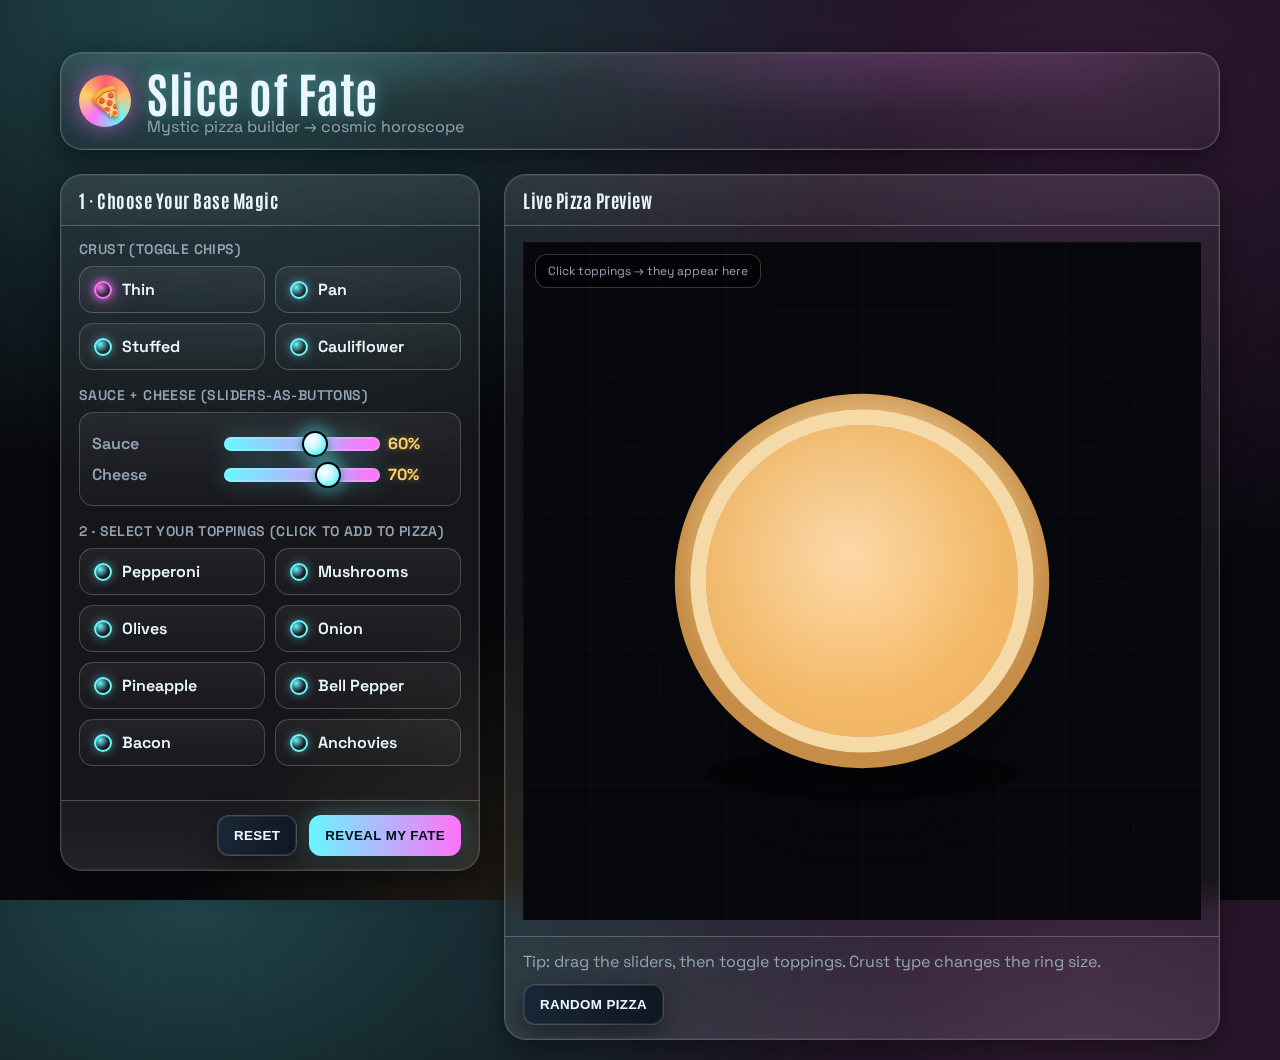
<file: index.html>
<!DOCTYPE html>
<html lang="en">
<head>
  <meta charset="utf-8" />
  <title>Slice of Fate — Build Your Pizza</title>
  <meta name="viewport" content="width=device-width,initial-scale=1" />
  <!-- Fonts -->
  <link href="https://fonts.googleapis.com/css2?family=Antonio:wght@400;700&family=Space+Grotesk:wght@400;600;700&display=swap" rel="stylesheet">
  <style>
    /* ====== INSANE AESTHETIC: neon mystic pizza parlor x tarot ====== */
    :root{
      --bg:#07070c;
      --ink:#e9f7ff;
      --muted:#93a4b5;
      --neon1:#69f7ff;
      --neon2:#ff71f8;
      --neon3:#ffd166;
      --edge:rgba(255,255,255,.2);
      --glass:rgba(255,255,255,.06);
      --blur:14px;
      --radius:22px;
      --shadow:0 10px 30px rgba(0,0,0,.45), inset 0 0 0 1px rgba(255,255,255,.08);
      --glow:0 0 24px var(--neon1), 0 0 48px var(--neon2);
      --accent:#111925;
    }
    *{box-sizing:border-box}
    html,body{height:100%}
    body{
      margin:0;
      background:
        radial-gradient(1200px 800px at 15% 0%, rgba(105,247,255,.25), transparent 60%),
        radial-gradient(1200px 900px at 85% 10%, rgba(255,113,248,.18), transparent 55%),
        radial-gradient(900px 900px at 50% 120%, rgba(255,209,102,.18), transparent 55%),
        var(--bg);
      font-family: "Space Grotesk", system-ui, sans-serif;
      color: var(--ink);
      overflow-x:hidden;
    }
    .wrap{
      max-width:1200px;
      margin: clamp(16px, 2.5vw, 40px) auto;
      padding: 20px;
      display:grid;
      grid-template-columns: 420px 1fr;
      gap: 24px;
      align-items:start;
    }
    @media (max-width: 980px){
      .wrap{grid-template-columns: 1fr}
    }

    .brand{
      grid-column: 1/-1;
      display:flex;align-items:center;gap:16px;
      padding: 14px 18px;
      border-radius: var(--radius);
      background: linear-gradient(180deg, rgba(255,255,255,.08), rgba(255,255,255,.03));
      backdrop-filter: blur(var(--blur));
      box-shadow: var(--shadow);
      border: 1px solid var(--edge);
      position:relative;
      overflow:hidden;
    }
    .brand:before{
      content:"";
      position:absolute;inset:-2px;
      background:
        radial-gradient(600px 100px at 20% -10%, rgba(105,247,255,.18), transparent 60%),
        radial-gradient(600px 160px at 70% -30%, rgba(255,113,248,.2), transparent 60%);
      pointer-events:none;
      mix-blend-mode:screen;
    }
    .logo{
      width:52px;height:52px;border-radius:50%;
      background:
        conic-gradient(from 0deg,#ff5f6d,#ffc371,#69f7ff,#ff71f8,#ffd166,#ff5f6d);
      box-shadow: 0 0 24px rgba(255,113,248,.6);
      position:relative;
      isolation:isolate;
    }
    .logo:after{
      content:"🍕";
      position:absolute;inset:0;display:grid;place-items:center;
      font-size: 28px; filter: drop-shadow(0 2px 2px rgba(0,0,0,.45));
    }
    .titles{line-height:1}
    .titles h1{
      margin:0;font:700 clamp(28px,4vw,48px)/1.05 "Antonio",sans-serif;
      letter-spacing:.5px;
      text-shadow: 0 0 16px rgba(105,247,255,.4);
    }
    .titles p{margin:2px 0 0;color:var(--muted)}

    .panel{
      background: var(--glass);
      border: 1px solid var(--edge);
      border-radius: var(--radius);
      box-shadow: var(--shadow);
      backdrop-filter: blur(var(--blur));
      position:relative;
      overflow:hidden;
    }
    .panel .hd{
      display:flex;align-items:center;justify-content:space-between;
      padding: 16px 18px;border-bottom:1px solid var(--edge);
      background: linear-gradient(180deg, rgba(255,255,255,.06), rgba(255,255,255,.02));
    }
    .panel .hd h2{margin:0;font:700 18px/1 "Antonio",sans-serif;letter-spacing:.5px}
    .panel .bd{padding: 16px 18px}

    /* ===== Controls (sliders as “buttons”) ===== */
    .section{margin-bottom:18px}
    .section h3{
      margin:0 0 10px;
      font:600 14px/1 "Space Grotesk",sans-serif;
      color: var(--muted);
      letter-spacing:.4px;text-transform:uppercase;
    }

    .choices{
      display:grid;
      grid-template-columns: repeat(2, minmax(0,1fr));
      gap:10px;
    }
    .chip{
      position:relative;
      border-radius: 14px;
      padding: 12px 14px;
      background: linear-gradient(180deg, rgba(255,255,255,.06), rgba(255,255,255,.02));
      border:1px solid var(--edge);
      cursor:pointer;user-select:none;
      display:flex;align-items:center;gap:10px;
      transition:.18s ease;
    }
    .chip:hover{transform: translateY(-1px); box-shadow: 0 8px 24px rgba(0,0,0,.35)}
    .chip input{appearance:none;position:absolute;inset:0;opacity:0}
    .dot{
      width:18px;height:18px;border-radius:50%;
      border:2px solid var(--neon1);
      box-shadow: 0 0 10px rgba(105,247,255,.5);
      background: radial-gradient(circle at 30% 30%, var(--neon1), transparent 60%);
      transition:.2s ease;
      flex:0 0 auto;
    }
    .chip input:checked + .dot{
      border-color: var(--neon2);
      background: radial-gradient(circle at 30% 30%, var(--neon2), transparent 60%);
      box-shadow: 0 0 10px var(--neon2), 0 0 28px rgba(255,113,248,.5);
    }
    .chip span{font-weight:600}

    /* Sliders styled as tactile “buttons” */
    .sliderwrap{
      background: linear-gradient(180deg, rgba(255,255,255,.06), rgba(255,255,255,.02));
      border:1px solid var(--edge); border-radius: 14px; padding:10px 12px;
    }
    .sliderrow{display:grid;grid-template-columns: 120px 1fr 60px;gap:10px;align-items:center;margin:10px 0}
    .sliderrow label{color:var(--muted);font-weight:600}
    input[type=range]{
      -webkit-appearance:none; appearance:none;width:100%;height:14px;
      background:linear-gradient(90deg, var(--neon1), var(--neon2)); border-radius:99px;
      outline:none; box-shadow: inset 0 0 0 2px rgba(255,255,255,.18), 0 0 24px rgba(105,247,255,.25);
    }
    input[type=range]::-webkit-slider-thumb{
      -webkit-appearance:none; appearance:none;width:26px;height:26px;border-radius:50%;
      background: radial-gradient(circle at 35% 35%, #fff, #c9f7ff 40%, #69f7ff 70%);
      border: 2px solid #000; box-shadow: 0 2px 10px rgba(0,0,0,.45), 0 0 18px var(--neon1);
      cursor:grab;
    }
    .val{
      font-weight:700;color:var(--neon3);text-shadow:0 0 8px rgba(255,209,102,.4)
    }

    /* ===== Pizza Canvas ===== */
    .stage{
      aspect-ratio: 1 / 1;
      width:100%;
      display:grid;place-items:center;
      background: radial-gradient(60% 60% at 50% 50%, #0b0f1a, #07070c 70%);
      position:relative;
    }
    .pizza{
      width:min(90%,520px);
      filter: drop-shadow(0 30px 60px rgba(0,0,0,.55));
    }
    /* tooltip label */
    .legend{
      position:absolute;top:12px;left:12px;
      background: rgba(0,0,0,.45);border:1px solid var(--edge);
      padding:8px 12px;border-radius: 12px;backdrop-filter: blur(8px);
      font-size:12px;color:var(--muted)
    }

    /* CTA footer */
    .footer{
      display:flex;gap:12px;flex-wrap:wrap;justify-content:flex-end;
      padding: 14px 18px;border-top:1px solid var(--edge);
      background: linear-gradient(180deg, rgba(255,255,255,.02), rgba(255,255,255,.06));
    }
    .btn{
      appearance:none;border:none;cursor:pointer;
      padding:12px 16px;border-radius:12px;font-weight:800;
      letter-spacing:.4px;text-transform:uppercase;
      color:#001018;background: linear-gradient(90deg, var(--neon1), var(--neon2));
      box-shadow: 0 6px 16px rgba(0,0,0,.5), 0 0 20px rgba(105,247,255,.35);
      transition: transform .15s ease, box-shadow .2s ease;
    }
    .btn:hover{transform: translateY(-1px); box-shadow: 0 10px 24px rgba(0,0,0,.55), 0 0 28px rgba(255,113,248,.4)}
    .btn.secondary{
      background: linear-gradient(90deg, #1a2636, #0f1722);
      color:var(--ink); border:1px solid var(--edge);
      box-shadow: var(--shadow);
    }

    /* mini helper grid on toppings */
    .gridhint{position:absolute;inset:0;opacity:.05;pointer-events:none}
  </style>
</head>
<body>
  <div class="wrap">
    <!-- Brand Header -->
    <header class="brand">
      <div class="logo"></div>
      <div class="titles">
        <h1>Slice of Fate</h1>
        <p>Mystic pizza builder → cosmic horoscope</p>
      </div>
    </header>

    <!-- Controls Panel -->
    <section class="panel">
      <div class="hd"><h2>1 · Choose Your Base Magic</h2></div>
      <div class="bd">
        <div class="section">
          <h3>Crust (toggle chips)</h3>
          <div class="choices" id="crustChoices">
            <label class="chip">
              <input type="radio" name="crust" value="thin" checked>
              <span class="dot"></span><span>Thin</span>
            </label>
            <label class="chip">
              <input type="radio" name="crust" value="pan">
              <span class="dot"></span><span>Pan</span>
            </label>
            <label class="chip">
              <input type="radio" name="crust" value="stuffed">
              <span class="dot"></span><span>Stuffed</span>
            </label>
            <label class="chip">
              <input type="radio" name="crust" value="cauli">
              <span class="dot"></span><span>Cauliflower</span>
            </label>
          </div>
        </div>

        <div class="section">
          <h3>Sauce + Cheese (sliders-as-buttons)</h3>
          <div class="sliderwrap">
            <div class="sliderrow">
              <label for="sauce">Sauce</label>
              <input id="sauce" type="range" min="0" max="100" value="60">
              <div class="val" id="sauceVal">60%</div>
            </div>
            <div class="sliderrow">
              <label for="cheese">Cheese</label>
              <input id="cheese" type="range" min="0" max="100" value="70">
              <div class="val" id="cheeseVal">70%</div>
            </div>
          </div>
        </div>

        <div class="section">
          <h3>2 · Select Your Toppings (click to add to pizza)</h3>
          <div class="choices" id="toppingChoices">
            <label class="chip">
              <input type="checkbox" value="pepperoni">
              <span class="dot"></span><span>Pepperoni</span>
            </label>
            <label class="chip">
              <input type="checkbox" value="mushroom">
              <span class="dot"></span><span>Mushrooms</span>
            </label>
            <label class="chip">
              <input type="checkbox" value="olive">
              <span class="dot"></span><span>Olives</span>
            </label>
            <label class="chip">
              <input type="checkbox" value="onion">
              <span class="dot"></span><span>Onion</span>
            </label>
            <label class="chip">
              <input type="checkbox" value="pineapple">
              <span class="dot"></span><span>Pineapple</span>
            </label>
            <label class="chip">
              <input type="checkbox" value="pepper">
              <span class="dot"></span><span>Bell Pepper</span>
            </label>
            <label class="chip">
              <input type="checkbox" value="bacon">
              <span class="dot"></span><span>Bacon</span>
            </label>
            <label class="chip">
              <input type="checkbox" value="anchovy">
              <span class="dot"></span><span>Anchovies</span>
            </label>
          </div>
        </div>
      </div>
      <div class="footer">
        <button class="btn secondary" id="reset">Reset</button>
        <button class="btn" id="toHoroscope">Reveal My Fate</button>
      </div>
    </section>

    <!-- Pizza Canvas Panel -->
    <section class="panel">
      <div class="hd"><h2>Live Pizza Preview</h2></div>
      <div class="bd">
        <div class="stage">
          <div class="legend">Click toppings → they appear here</div>

          <!-- Optional faint grid overlay to look technical -->
          <svg class="gridhint" viewBox="0 0 100 100" preserveAspectRatio="none" aria-hidden="true">
            <defs><pattern id="grid" width="10" height="10" patternUnits="userSpaceOnUse">
              <path d="M10 0H0V10" fill="none" stroke="#fff" stroke-opacity=".6" stroke-width=".3"/>
            </pattern></defs>
            <rect width="100" height="100" fill="url(#grid)"></rect>
          </svg>

          <!-- SVG PIZZA -->
          <svg class="pizza" viewBox="0 0 1000 1000">
            <!-- Shadow -->
            <ellipse cx="500" cy="870" rx="300" ry="50" fill="rgba(0,0,0,.35)"/>
            <!-- Crust -->
            <defs>
              <radialGradient id="dough" cx="50%" cy="45%">
                <stop offset="0%" stop-color="#ffefc7"/>
                <stop offset="60%" stop-color="#f7d79a"/>
                <stop offset="100%" stop-color="#c58d48"/>
              </radialGradient>
              <radialGradient id="cheeseGrad" cx="45%" cy="40%">
                <stop offset="0%" stop-color="#fff6ba"/>
                <stop offset="100%" stop-color="#ffd166"/>
              </radialGradient>
              <radialGradient id="sauceGrad" cx="50%" cy="50%">
                <stop offset="0%" stop-color="#ff6b6b"/>
                <stop offset="100%" stop-color="#b33939"/>
              </radialGradient>
            </defs>

            <!-- Outer crust width changes with crust type by JS radius -->
            <circle id="doughOuter" cx="500" cy="500" r="360" fill="url(#dough)"/>
            <circle id="doughInner" cx="500" cy="500" r="320" fill="#f5d9a7"/>

            <!-- Sauce + Cheese (alpha tied to sliders) -->
            <circle id="sauceLayer" cx="500" cy="500" r="300" fill="url(#sauceGrad)" opacity=".6"/>
            <circle id="cheeseLayer" cx="500" cy="500" r="300" fill="url(#cheeseGrad)" opacity=".8"/>

            <!-- Toppings groups (visibility toggled) -->
            <!-- Pepperoni -->
            <g id="top-pepperoni" visibility="hidden">
              <defs>
                <radialGradient id="pepperoniGrad" cx="50%" cy="50%">
                  <stop offset="0%" stop-color="#ff7b7b"/>
                  <stop offset="100%" stop-color="#a11"/>
                </radialGradient>
              </defs>
              <!-- 12 discs, scattered -->
              <circle cx="500" cy="360" r="36" fill="url(#pepperoniGrad)"/>
              <circle cx="620" cy="460" r="34" fill="url(#pepperoniGrad)"/>
              <circle cx="400" cy="470" r="32" fill="url(#pepperoniGrad)"/>
              <circle cx="560" cy="340" r="28" fill="url(#pepperoniGrad)"/>
              <circle cx="450" cy="620" r="30" fill="url(#pepperoniGrad)"/>
              <circle cx="550" cy="620" r="27" fill="url(#pepperoniGrad)"/>
              <circle cx="370" cy="560" r="29" fill="url(#pepperoniGrad)"/>
              <circle cx="640" cy="560" r="31" fill="url(#pepperoniGrad)"/>
              <circle cx="500" cy="540" r="32" fill="url(#pepperoniGrad)"/>
              <circle cx="720" cy="480" r="26" fill="url(#pepperoniGrad)"/>
              <circle cx="300" cy="480" r="26" fill="url(#pepperoniGrad)"/>
              <circle cx="520" cy="420" r="30" fill="url(#pepperoniGrad)"/>
            </g>

            <!-- Mushrooms -->
            <g id="top-mushroom" visibility="hidden" fill="#c8b89b" stroke="#7c6b52" stroke-width="4">
              <path d="M320 500 q40-80 120-60 q80-10 120 60 q-60 0 -120 0 q-60 0 -120 0 z"/>
              <rect x="430" y="500" width="20" height="40" rx="6"/>
              <path d="M560 380 q40-80 120-60 q80-10 120 60 q-60 0 -120 0 q-60 0 -120 0 z"/>
              <rect x="670" y="380" width="20" height="40" rx="6"/>
              <path d="M420 620 q40-80 120-60 q80-10 120 60 q-60 0 -120 0 q-60 0 -120 0 z"/>
              <rect x="530" y="620" width="20" height="40" rx="6"/>
            </g>

            <!-- Olives -->
            <g id="top-olive" visibility="hidden" fill="none" stroke="#0b0" stroke-width="10">
              <circle cx="420" cy="420" r="16" stroke="#0a3"/>
              <circle cx="600" cy="520" r="14" stroke="#0a3"/>
              <circle cx="520" cy="580" r="12" stroke="#0a3"/>
              <circle cx="360" cy="560" r="14" stroke="#0a3"/>
              <circle cx="680" cy="460" r="16" stroke="#0a3"/>
              <circle cx="470" cy="450" r="12" stroke="#0a3"/>
            </g>

            <!-- Onion rings -->
            <g id="top-onion" visibility="hidden" fill="none" stroke="#d8a6ff" stroke-width="8" opacity=".9">
              <circle cx="460" cy="430" r="18"/>
              <circle cx="540" cy="430" r="12"/>
              <circle cx="580" cy="520" r="20"/>
              <circle cx="420" cy="550" r="16"/>
              <circle cx="640" cy="500" r="12"/>
            </g>

            <!-- Pineapple chunks -->
            <g id="top-pineapple" visibility="hidden" fill="#ffe27a" stroke="#b38b00" stroke-width="6">
              <polygon points="520,360 550,370 540,400 510,390"/>
              <polygon points="600,450 630,460 620,490 590,480"/>
              <polygon points="420,500 450,510 440,540 410,530"/>
              <polygon points="540,600 570,610 560,640 530,630"/>
              <polygon points="380,440 410,450 400,480 370,470"/>
            </g>

            <!-- Bell peppers strips -->
            <g id="top-pepper" visibility="hidden" fill="none" stroke="#5aff46" stroke-width="10" stroke-linecap="round">
              <path d="M420 390 q30 10 60 0"/>
              <path d="M470 520 q40 -10 80 6"/>
              <path d="M560 470 q30 16 60 8"/>
              <path d="M380 540 q50 14 90 0"/>
              <path d="M610 560 q30 -8 70 2"/>
            </g>

            <!-- Bacon bits -->
            <g id="top-bacon" visibility="hidden" stroke="#7b2b1a" stroke-width="12">
              <path d="M430 420 q10 10 30 0" />
              <path d="M520 380 q16 8 36 2" />
              <path d="M600 520 q22 10 40 -4" />
              <path d="M470 600 q22 -6 42 -10" />
              <path d="M360 520 q16 6 32 2" />
              <path d="M650 450 q18 8 34 -2" />
            </g>

            <!-- Anchovies -->
            <g id="top-anchovy" visibility="hidden" fill="#7995b9" stroke="#31455f" stroke-width="3" opacity=".95">
              <ellipse cx="470" cy="470" rx="36" ry="12"/>
              <ellipse cx="560" cy="420" rx="36" ry="12"/>
              <ellipse cx="600" cy="560" rx="36" ry="12"/>
              <ellipse cx="420" cy="560" rx="36" ry="12"/>
            </g>
          </svg>
        </div>
      </div>
      <div class="footer" style="justify-content:space-between">
        <div style="color:var(--muted)">Tip: drag the sliders, then toggle toppings. Crust type changes the ring size.</div>
        <div>
          <button class="btn secondary" id="randomize">Random Pizza</button>
        </div>
      </div>
    </section>
  </div>

  <script>
    // ====== STATE ======
    const state = {
      crust: 'thin',
      sauce: 60,
      cheese: 70,
      toppings: new Set()
    };

    // ====== DOM ======
    const sauce = document.getElementById('sauce');
    const cheese = document.getElementById('cheese');
    const sauceVal = document.getElementById('sauceVal');
    const cheeseVal = document.getElementById('cheeseVal');

    const groups = {
      pepperoni: document.getElementById('top-pepperoni'),
      mushroom: document.getElementById('top-mushroom'),
      olive: document.getElementById('top-olive'),
      onion: document.getElementById('top-onion'),
      pineapple: document.getElementById('top-pineapple'),
      pepper: document.getElementById('top-pepper'),
      bacon: document.getElementById('top-bacon'),
      anchovy: document.getElementById('top-anchovy'),
    };

    const doughOuter = document.getElementById('doughOuter');
    const doughInner = document.getElementById('doughInner');
    const sauceLayer = document.getElementById('sauceLayer');
    const cheeseLayer = document.getElementById('cheeseLayer');

    // ====== HELPERS ======
    function setOpacity(el, pct){
      const v = Math.max(0, Math.min(1, pct/100));
      el.setAttribute('opacity', String(v));
    }
    function setCrust(type){
      state.crust = type;
      // Adjust crust ring thickness by varying inner radius
      // Outer stays 360, inner is 320 by default (40px ring)
      // Thin: inner 330 (30px ring), Pan: 315 (45px), Stuffed: 300 (60px), Cauli: 325
      const map = { thin:330, pan:315, stuffed:300, cauli:325 };
      const rInner = map[type] ?? 320;
      doughInner.setAttribute('r', rInner);
    }
    function toggleTopping(key, on){
      if(on) state.toppings.add(key); else state.toppings.delete(key);
      groups[key].setAttribute('visibility', on ? 'visible' : 'hidden');
    }
    function syncSliders(){
      sauceVal.textContent = sauce.value + '%';
      cheeseVal.textContent = cheese.value + '%';
      setOpacity(sauceLayer, +sauce.value);
      setOpacity(cheeseLayer, +cheese.value);
    }
    function getSelections(){
      return {
        crust: state.crust,
        sauce: state.sauce,
        cheese: state.cheese,
        toppings: Array.from(state.toppings)
      };
    }
    function toFortune(){
      const s = getSelections();
      // Build query to the long-form horoscope page
      const q = new URLSearchParams();
      q.set('crust', s.crust);
      q.set('sauce', s.sauce);
      q.set('cheese', s.cheese);
      s.toppings.forEach(t => q.append('t', t));
      window.location.href = 'fortune.html?' + q.toString();
    }
    function resetAll(){
      document.querySelector('input[name="crust"][value="thin"]').checked = true;
      setCrust('thin');
      sauce.value = 60; cheese.value = 70;
      syncSliders();
      Object.keys(groups).forEach(k=>{
        const cb = document.querySelector(`#toppingChoices input[value="${k}"]`);
        cb.checked = false;
        toggleTopping(k, false);
      });
      state.toppings.clear();
    }
    function randomize(){
      // Random crust
      const crusts = ['thin','pan','stuffed','cauli'];
      const c = crusts[Math.floor(Math.random()*crusts.length)];
      document.querySelector(`input[name="crust"][value="${c}"]`).checked = true;
      setCrust(c);

      // Random sliders
      sauce.value = Math.floor(20 + Math.random()*80);
      cheese.value = Math.floor(20 + Math.random()*80);
      syncSliders();

      // Random toppings selection (2-6)
      const keys = Object.keys(groups);
      keys.forEach(k=>{
        const cb = document.querySelector(`#toppingChoices input[value="${k}"]`);
        const on = Math.random() < 0.5;
        cb.checked = on;
        toggleTopping(k, on);
      });
    }

    // ====== WIRE EVENTS ======
    document.getElementById('crustChoices').addEventListener('change', (e)=>{
      const { name, value } = e.target;
      if(name === 'crust'){ setCrust(value); }
    });

    sauce.addEventListener('input', ()=>{ state.sauce = +sauce.value; syncSliders(); });
    cheese.addEventListener('input', ()=>{ state.cheese = +cheese.value; syncSliders(); });

    document.getElementById('toppingChoices').addEventListener('change', (e)=>{
      if(e.target && e.target.type === 'checkbox'){
        toggleTopping(e.target.value, e.target.checked);
      }
    });

    document.getElementById('toHoroscope').addEventListener('click', toFortune);
    document.getElementById('reset').addEventListener('click', resetAll);
    document.getElementById('randomize').addEventListener('click', randomize);

    // init
    setCrust('thin'); syncSliders();
  </script>
</body>
</html>
</file>
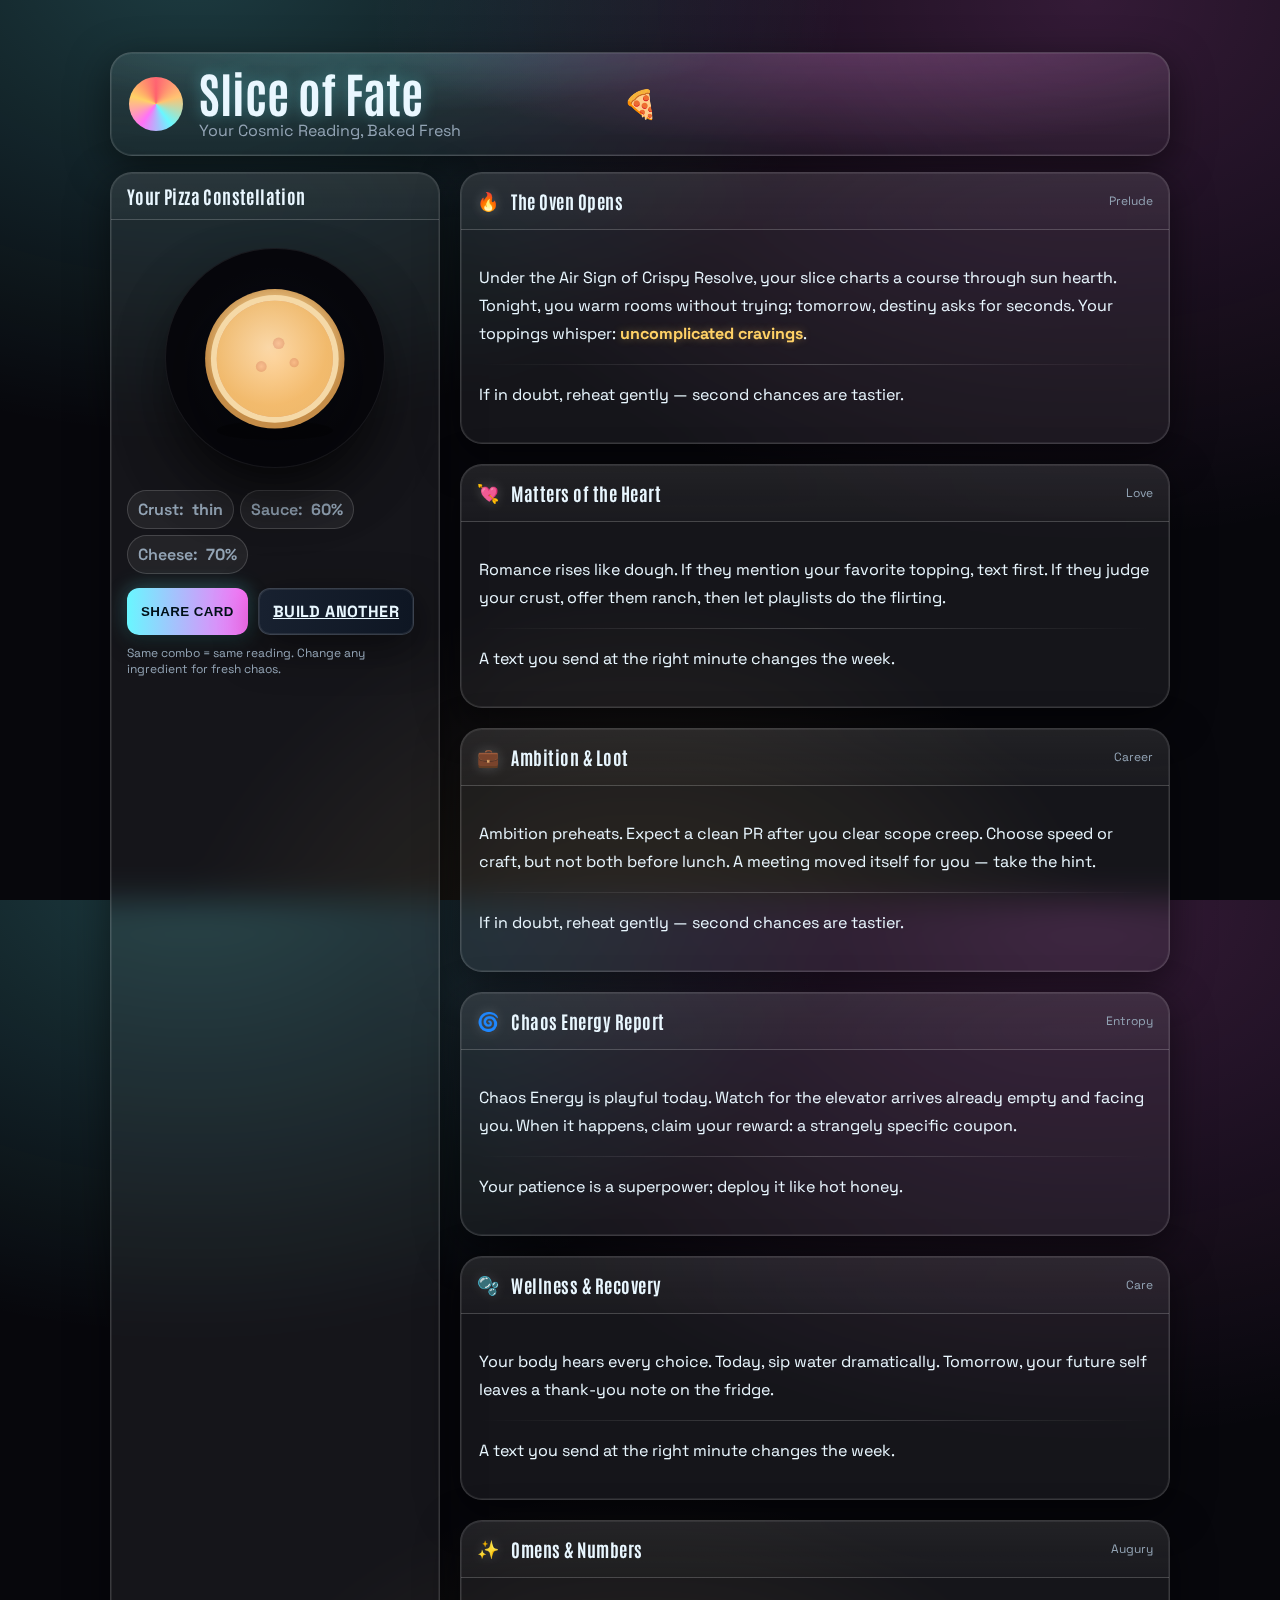
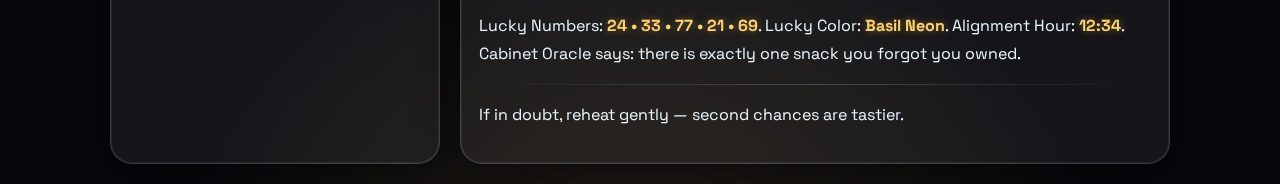
<file: fortune.html>
<!DOCTYPE html>
<html lang="en">
<head>
  <meta charset="utf-8" />
  <title>Slice of Fate — Your Cosmic Reading</title>
  <meta name="viewport" content="width=device-width,initial-scale=1" />
  <link href="https://fonts.googleapis.com/css2?family=Antonio:wght@400;700&family=Space+Grotesk:wght@400;600;700&display=swap" rel="stylesheet">
  <style>
    :root{
      --bg:#07070c; --ink:#e9f7ff; --muted:#93a4b5;
      --neon1:#69f7ff; --neon2:#ff71f8; --neon3:#ffd166;
      --edge:rgba(255,255,255,.16); --glass:rgba(255,255,255,.06);
      --blur:16px; --radius:22px;
      --shadow:0 12px 40px rgba(0,0,0,.5), inset 0 0 0 1px rgba(255,255,255,.08);
    }
    *{box-sizing:border-box}
    html,body{height:100%}
    body{
      margin:0;color:var(--ink);
      font-family:"Space Grotesk",system-ui,sans-serif;
      background:
        radial-gradient(1100px 800px at 15% -5%, rgba(105,247,255,.22), transparent 60%),
        radial-gradient(1200px 900px at 85% 0%, rgba(255,113,248,.18), transparent 60%),
        radial-gradient(900px 900px at 50% 120%, rgba(255,209,102,.14), transparent 55%),
        var(--bg);
    }
    .wrap{max-width:1100px;margin: clamp(14px,2.5vw,40px) auto; padding: 20px;}
    .brand{
      display:flex;align-items:center;gap:16px;margin-bottom:16px;
      background:linear-gradient(180deg,rgba(255,255,255,.08),rgba(255,255,255,.03));
      border:1px solid var(--edge); border-radius:var(--radius);
      padding:14px 18px; backdrop-filter: blur(var(--blur)); box-shadow:var(--shadow); position:relative;overflow:hidden;
    }
    .brand:before{
      content:""; position:absolute; inset:-2px;
      background: radial-gradient(600px 120px at 25% -10%, rgba(105,247,255,.18), transparent 60%),
                  radial-gradient(800px 200px at 70% -20%, rgba(255,113,248,.22), transparent 60%);
      mix-blend-mode:screen; pointer-events:none;
    }
    .logo{width:54px;height:54px;border-radius:50%;
      background:conic-gradient(from 0deg,#ff5f6d,#ffc371,#69f7ff,#ff71f8,#ffd166,#ff5f6d);}
    .logo::after{content:"🍕";display:grid;place-items:center;inset:0;position:absolute;font-size:28px}
    .titles h1{margin:0;font:700 clamp(28px,4vw,48px)/1.05 "Antonio",sans-serif;text-shadow:0 0 16px rgba(105,247,255,.35)}
    .titles p{margin:3px 0 0;color:var(--muted)}

    .grid{display:grid;grid-template-columns: 330px 1fr; gap:20px}
    @media(max-width:980px){.grid{grid-template-columns:1fr}}

    /* Summary card */
    .card{
      background:var(--glass); border:1px solid var(--edge); border-radius:var(--radius);
      box-shadow:var(--shadow); backdrop-filter: blur(var(--blur)); overflow:hidden; position:relative;
    }
    .card .hd{padding:14px 16px;border-bottom:1px solid var(--edge);
      background:linear-gradient(180deg,rgba(255,255,255,.06),rgba(255,255,255,.02))}
    .card .hd h2{margin:0;font:700 18px/1 "Antonio",sans-serif;letter-spacing:.4px}
    .card .bd{padding:16px}

    .pizzaBadge{
      display:grid; place-items:center;
      margin:12px auto 16px; width:220px; aspect-ratio:1/1;
      border-radius:50%; background: radial-gradient(60% 60% at 50% 50%, #0b0f1a, #07070c 70%);
      box-shadow:0 30px 50px rgba(0,0,0,.5), inset 0 0 0 1px rgba(255,255,255,.08);
      position:relative;
    }
    .pizzaBadge svg{width:88%; filter: drop-shadow(0 20px 40px rgba(0,0,0,.6))}
    .pill{
      display:inline-flex; align-items:center; gap:8px; padding:8px 10px;
      border:1px solid var(--edge); border-radius:999px; background:rgba(255,255,255,.06);
      margin:6px 6px 0 0; font-weight:600; color:var(--muted)
    }

    /* Reading sections */
    .reading{display:grid; gap:20px}
    .section{
      background:var(--glass); border:1px solid var(--edge); border-radius:var(--radius);
      box-shadow:var(--shadow); backdrop-filter: blur(var(--blur));
      overflow:hidden; position:relative;
    }
    .section .head{
      display:flex;gap:12px;align-items:center; padding:16px;border-bottom:1px solid var(--edge);
      background:linear-gradient(180deg,rgba(255,255,255,.06),rgba(255,255,255,.02))
    }
    .section .head h3{margin:0;font:700 18px "Antonio",sans-serif; letter-spacing:.5px}
    .tag{font-size:12px;color:var(--muted); margin-left:auto}
    .section .body{padding:18px; line-height:1.75}
    .highlight{color:var(--neon3); text-shadow:0 0 8px rgba(255,209,102,.4); font-weight:700}
    .glyph{font-size:18px;filter: drop-shadow(0 0 6px rgba(255,255,255,.2))}

    .toolbar{display:flex;gap:10px;flex-wrap:wrap;margin-top:14px}
    .btn{
      appearance:none;border:none;cursor:pointer;
      padding:12px 14px;border-radius:12px;font-weight:800; letter-spacing:.4px; text-transform:uppercase;
      color:#001018; background:linear-gradient(90deg,var(--neon1),var(--neon2));
      box-shadow:0 8px 20px rgba(0,0,0,.5), 0 0 20px rgba(105,247,255,.35);
      transition: transform .15s ease, box-shadow .2s ease;
    }
    .btn:hover{transform:translateY(-1px)}
    .btn.ghost{
      background:linear-gradient(90deg,#182130,#0e1623); color:var(--ink);
      border:1px solid var(--edge); box-shadow:var(--shadow)
    }
    .footerNote{color:var(--muted); margin-top:10px; font-size:12px}

    .sep{
      height:1px; background:linear-gradient(90deg, transparent, rgba(255,255,255,.2), transparent);
      margin: 12px 0;
    }
  </style>
</head>
<body>
  <div class="wrap">
    <header class="brand">
      <div class="logo" aria-hidden="true"></div>
      <div class="titles">
        <h1>Slice of Fate</h1>
        <p>Your Cosmic Reading, Baked Fresh</p>
      </div>
    </header>

    <div class="grid">
      <!-- LEFT: Summary + Mini Pizza -->
      <aside class="card" id="summaryCard">
        <div class="hd"><h2>Your Pizza Constellation</h2></div>
        <div class="bd">
          <div class="pizzaBadge">
            <svg viewBox="0 0 1000 1000" aria-hidden="true">
              <defs>
                <radialGradient id="dough" cx="50%" cy="45%">
                  <stop offset="0%" stop-color="#ffefc7"/>
                  <stop offset="60%" stop-color="#f7d79a"/>
                  <stop offset="100%" stop-color="#c58d48"/>
                </radialGradient>
                <radialGradient id="cheeseGrad" cx="45%" cy="40%">
                  <stop offset="0%" stop-color="#fff6ba"/>
                  <stop offset="100%" stop-color="#ffd166"/>
                </radialGradient>
                <radialGradient id="sauceGrad" cx="50%" cy="50%">
                  <stop offset="0%" stop-color="#ff6b6b"/>
                  <stop offset="100%" stop-color="#b33939"/>
                </radialGradient>
                <radialGradient id="pepperoniGrad" cx="50%" cy="50%">
                  <stop offset="0%" stop-color="#ff7b7b"/>
                  <stop offset="100%" stop-color="#a11"/>
                </radialGradient>
              </defs>
              <ellipse cx="500" cy="870" rx="300" ry="50" fill="rgba(0,0,0,.35)"/>
              <circle id="doughOuter" cx="500" cy="500" r="360" fill="url(#dough)"/>
              <circle id="doughInner" cx="500" cy="500" r="320" fill="#f5d9a7"/>
              <circle id="sauceLayer" cx="500" cy="500" r="300" fill="url(#sauceGrad)" opacity=".55"/>
              <circle id="cheeseLayer" cx="500" cy="500" r="300" fill="url(#cheeseGrad)" opacity=".8"/>
              <!-- pepperoni preview cluster (we'll reuse one topping only to avoid clutter) -->
              <g id="mini-peps" opacity=".95">
                <circle cx="520" cy="420" r="30" fill="url(#pepperoniGrad)"/>
                <circle cx="600" cy="520" r="24" fill="url(#pepperoniGrad)"/>
                <circle cx="430" cy="540" r="28" fill="url(#pepperoniGrad)"/>
              </g>
            </svg>
          </div>

          <div id="pillbox"></div>
          <div class="toolbar">
            <button class="btn" id="shareCard">Share Card</button>
            <a class="btn ghost" href="index.html">Build Another</a>
          </div>
          <div class="footerNote">Same combo = same reading. Change any ingredient for fresh chaos.</div>
        </div>
      </aside>

      <!-- RIGHT: Reading -->
      <main class="reading" id="readingRoot">
        <!-- Sections will be injected by JS -->
      </main>
    </div>
  </div>

  <script>
    // ========= UTIL: Seeded RNG so same pizza → same reading =========
    function hashString(str){
      let h = 2166136261 >>> 0;
      for(let i=0;i<str.length;i++){
        h ^= str.charCodeAt(i);
        h = Math.imul(h, 16777619);
      }
      return h >>> 0;
    }
    function RNG(seed){
      let x = seed >>> 0;
      return function(){
        // xorshift32
        x ^= x << 13; x >>>= 0;
        x ^= x >> 17; x >>>= 0;
        x ^= x << 5;  x >>>= 0;
        return (x >>> 0) / 0xFFFFFFFF;
      };
    }
    function pick(r, arr){ return arr[Math.floor(r()*arr.length)] }
    function sampleN(r, arr, n){
      const pool = arr.slice();
      const out = [];
      while(out.length<n && pool.length){
        const idx = Math.floor(r()*pool.length);
        out.push(pool.splice(idx,1)[0]);
      }
      return out;
    }

    // ========= Read Query =========
    const q = new URLSearchParams(location.search);
    const crust = q.get('crust') || 'thin';
    const sauce = +(q.get('sauce') || 60);
    const cheese = +(q.get('cheese') || 70);
    const toppings = q.getAll('t') || [];

    const seedStr = JSON.stringify({crust,sauce,cheese,toppings:toppings.slice().sort()});
    const rnd = RNG(hashString(seedStr));

    // ========= Summaries =========
    const crustArchetype = {
      thin: "Air Sign of Crispy Resolve",
      pan: "Earth Sign of Comfort & Gravity",
      stuffed: "Fire Sign of Hidden Indulgence",
      cauli: "Water Sign of Reinvention"
    };
    const crustRing = { thin:330, pan:315, stuffed:300, cauli:325 };

    const toppingTraits = {
      pepperoni: ["bold impulses","spicy comebacks","red-flag awareness (the good kind)"],
      mushroom:  ["quiet intuition","side-quest energy","forest brain"],
      olive:     ["salty wit","mysterious DMs","Mediterranean plotting"],
      onion:     ["honest tears","layered patience","well-timed clapbacks"],
      pineapple: ["chaotic good aura","vacation brain","rule-breaking charm"],
      pepper:    ["color-pop courage","vitamin confidence","group-project leadership"],
      bacon:     ["main-character energy","forbidden luxury","side-quest gluttony"],
      anchovy:   ["underground taste","unbothered aura","mariner mindset"]
    };

    // Sauce/Cheese elemental vibes
    function elementBlend(saucePct, cheesePct){
      // Map sauce→ heat, cheese→ comfort
      const heat = saucePct/100, comfort = cheesePct/100;
      const lanes = [
        {k:"Comet Heat", d:"you spark first, think later"},
        {k:"River Calm", d:"you time the tide perfectly"},
        {k:"Sun Hearth", d:"you warm rooms without trying"},
        {k:"Moon Chill", d:"you keep cool, even in chaos"},
      ];
      const tag = heat>0.66 ? "Comet Heat" : heat<0.33 ? "Moon Chill" : (comfort>0.66 ? "Sun Hearth" : "River Calm");
      const desc = lanes.find(x=>x.k===tag).d;
      return {tag,desc};
    }

    // Lucky lists
    const omens = ["a free upgrade","the last slice","a strangely specific coupon","front-row seating","perfect parking","green lights only","a suspiciously kind email","exact change in your pocket"];
    const numbers = [3,7,11,14,18,21,24,27,33,42,69,77,88];
    const colors = ["Nebula Cheese","Pepperoni Red","Oven Ember","Midnight Marinara","Basil Neon","Galactic Dough","Pink Garlic","Deep Dish Gold"];

    // ========= Render Summary Pills & Mini Pizza =========
    function renderSummary(){
      const pillbox = document.getElementById('pillbox');
      pillbox.innerHTML = "";
      const pills = [
        `Crust: <strong>${crust}</strong>`,
        `Sauce: <strong>${sauce}%</strong>`,
        `Cheese: <strong>${cheese}%</strong>`,
      ].concat(toppings.map(t=>`Topping: <strong>${t}</strong>`));
      pills.forEach(html=>{
        const el = document.createElement('span'); el.className='pill'; el.innerHTML = html; pillbox.appendChild(el);
      });

      // adjust ring & layers
      document.getElementById('doughInner').setAttribute('r', crustRing[crust] ?? 320);
      document.getElementById('sauceLayer').setAttribute('opacity', String(Math.max(0,Math.min(1, sauce/100))*0.75));
      document.getElementById('cheeseLayer').setAttribute('opacity', String(Math.max(0,Math.min(1, cheese/100))*0.9));

      // pepperoni hint only if pepperoni was chosen
      document.getElementById('mini-peps').setAttribute('opacity', toppings.includes('pepperoni')? "1" : "0.18");
    }

    // ========= Compose Sections =========
    function paragraph(...parts){ return parts.filter(Boolean).join(" ") }

    function buildIntro(){
      const arch = crustArchetype[crust] || "Wandering Sign of Improvisation";
      const el = elementBlend(sauce,cheese);
      const tTraits = toppings.length ? sampleN(rnd, toppings, Math.min(3,toppings.length)).map(t=>pick(rnd,toppingTraits[t]||["unexpected taste"])).join(", ") : "uncomplicated cravings";
      const line = paragraph(
        `Under the ${arch}, your slice charts a course through ${el.tag.toLowerCase()}.`,
        `Tonight, ${el.desc}; tomorrow, destiny asks for seconds.`,
        `Your toppings whisper: <span class="highlight">${tTraits}</span>.`
      );
      return {title:"The Oven Opens", icon:"🔥", body: line, tag:"Prelude"};
    }

    function buildLove(){
      const verbs = ["text first","double-tap","ghost gently","say yes to coffee","steal a fry","share the last slice","walk away smiling"];
      const advice = ["leave room for dessert","set a timer before overthinking","trust the warm read","ignore the cold take","let playlists do the flirting"];
      const v = pick(rnd,verbs); const a = pick(rnd,advice);
      const line = paragraph(
        `Romance rises like dough.`,
        `If they mention your favorite topping, ${v}.`,
        `If they judge your crust, ${pick(rnd,["laugh it off","be unbothered","offer them ranch"])}, then ${a}.`
      );
      return {title:"Matters of the Heart", icon:"💘", body: line, tag:"Love"};
    }

    function buildAmbition(){
      const rewards = ["a quiet win","a public dub","unexpected praise","a perfect merge","a clean PR","a smooth deploy","standing ovation in a tiny room"];
      const blockers = ["calendar chaos","tab overload","Wi-Fi gremlins","scope creep","phantom notifications","keyboard crumbs"];
      const r = pick(rnd,rewards), b = pick(rnd,blockers);
      const line = paragraph(
        `Ambition preheats.`,
        `Expect ${r} after you clear ${b}.`,
        `Choose speed or craft, but not both before lunch.`,
        `A meeting moved itself for you — take the hint.`
      );
      return {title:"Ambition & Loot", icon:"💼", body: line, tag:"Career"};
    }

    function buildChaos(){
      const weird = [
        "a stranger compliments your beverage temperature",
        "you catch a falling item with impossible reflex",
        "a sign misspells your name but it works",
        "a playlist predicts your mood three songs in",
        "a bird nods like it knows",
        "the elevator arrives already empty and facing you"
      ];
      const omen = pick(rnd, omens);
      const line = paragraph(
        `Chaos Energy is playful today.`,
        `Watch for ${pick(rnd,weird)}.`,
        `When it happens, claim your reward: ${omen}.`
      );
      return {title:"Chaos Energy Report", icon:"🌀", body: line, tag:"Entropy"};
    }

    function buildWellness(){
      const hyd = ["sip water dramatically","add a lemon slice like a main character","respect the nap window","stretch like you mean it","walk the long way, once"];
      const tip = toppings.includes("anchovy") ? "salt seeks balance; hydrate twice." :
                  toppings.includes("pineapple") ? "sweet seeks ground; breathe low and slow." :
                  toppings.includes("bacon") ? "rich seeks rest; pick a gentler pace tonight." :
                  pick(rnd, hyd);
      const line = paragraph(
        `Your body hears every choice.`,
        `Today, ${tip}.`,
        `Tomorrow, your future self leaves a thank-you note on the fridge.`
      );
      return {title:"Wellness & Recovery", icon:"🫧", body: line, tag:"Care"};
    }

    function buildLucky(){
      const nums = sampleN(rnd, numbers, 5).join(" • ");
      const col = pick(rnd, colors);
      const hour = ["08:08","11:11","12:34","15:15","21:21","22:22"][Math.floor(rnd()*6)];
      const line = paragraph(
        `Lucky Numbers: <span class="highlight">${nums}</span>.`,
        `Lucky Color: <span class="highlight">${col}</span>.`,
        `Alignment Hour: <span class="highlight">${hour}</span>.`,
        `Cabinet Oracle says: there is exactly one snack you forgot you owned.`
      );
      return {title:"Omens & Numbers", icon:"✨", body: line, tag:"Augury"};
    }

    const sections = [buildIntro, buildLove, buildAmbition, buildChaos, buildWellness, buildLucky];

    function renderSections(){
      const root = document.getElementById('readingRoot');
      root.innerHTML = "";
      sections.forEach(builder=>{
        const {title, icon, body, tag} = builder();
        const sec = document.createElement('section');
        sec.className = 'section';
        sec.innerHTML = `
          <div class="head">
            <div class="glyph">${icon}</div>
            <h3>${title}</h3>
            <div class="tag">${tag}</div>
          </div>
          <div class="body">
            <p>${body}</p>
            <div class="sep"></div>
            <p>${pick(rnd,[
              "If in doubt, reheat gently — second chances are tastier.",
              "A text you send at the right minute changes the week.",
              "Your patience is a superpower; deploy it like hot honey.",
              "Tiny rituals make huge days.",
              "Say the compliment out loud."
            ])}</p>
          </div>
        `;
        root.appendChild(sec);
      });
    }

    // ========= Share (quick fallback uses print dialog for now) =========
    document.getElementById('shareCard').addEventListener('click', ()=>{
      // For now, use print UI; in next step I can add a canvas export shareable card
      window.print();
    });

    renderSummary();
    renderSections();
  </script>
</body>
</html>
</file>
